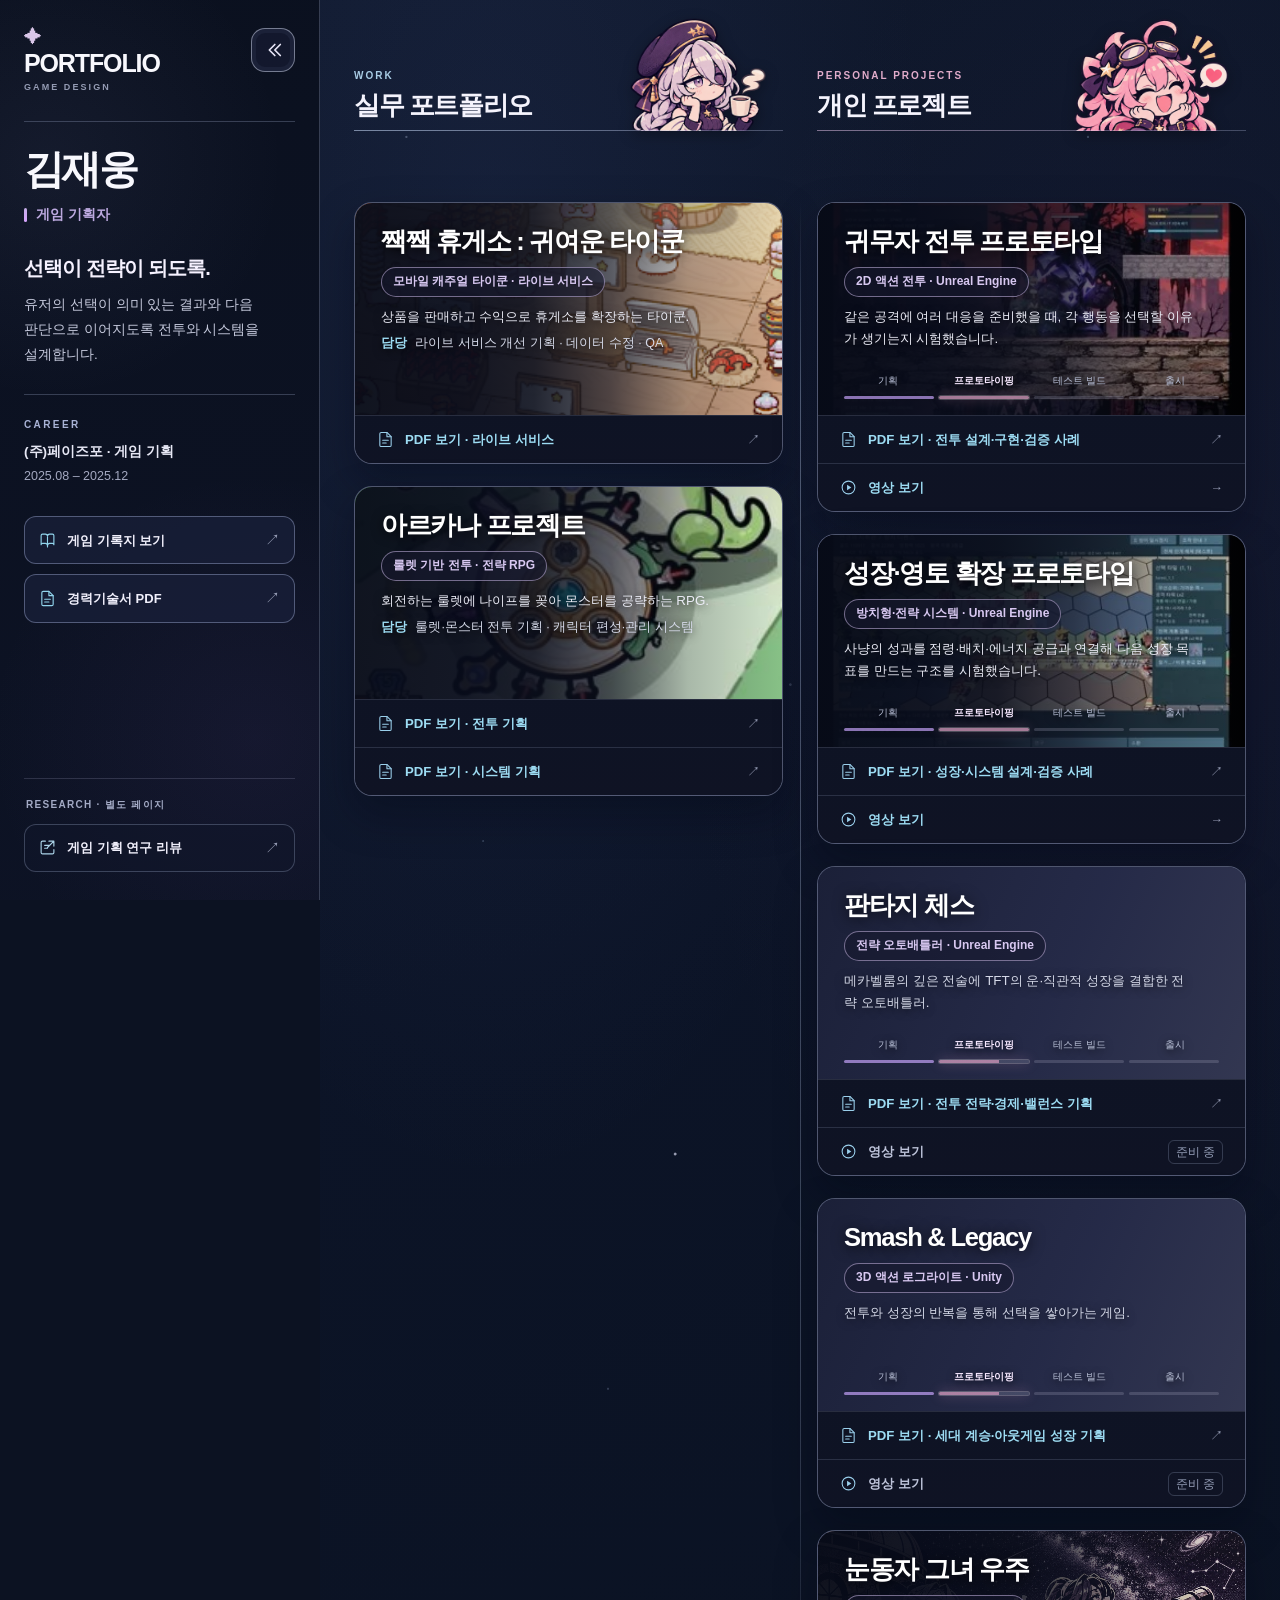
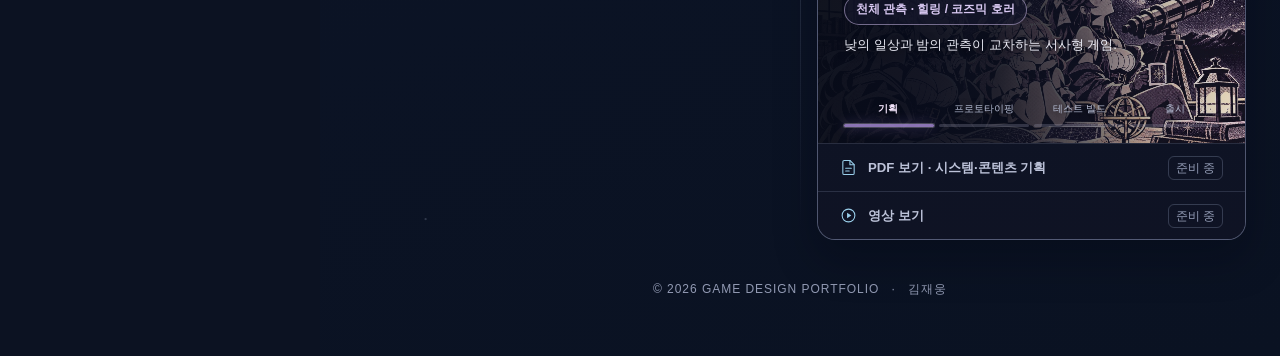
<file: index.html>
<!doctype html>
<html lang="ko">
<head>
  <meta charset="utf-8">
  <meta name="viewport" content="width=device-width, initial-scale=1">
  <meta name="theme-color" content="#101528">
  <meta name="description" content="김재웅의 게임 기획 포트폴리오. 전투·시스템 기획 실무 경험과 개인 프로젝트를 소개합니다.">
  <meta property="og:title" content="PORTFOLIO | 김재웅 게임 기획자">
  <meta property="og:description" content="선택이 전략이 되도록. 게임 시스템과 전투의 선택·결과·다음 판단을 설계합니다.">
  <title>PORTFOLIO | 김재웅 · 게임 기획자</title>
  <link rel="icon" href="assets/favicon.svg" type="image/svg+xml">
  <link rel="stylesheet" href="styles.css">
  <script defer src="data.js"></script>
  <script defer src="app.js"></script>
</head>
<body>
  <div class="layout" id="layout">
    <aside class="sidebar" aria-label="기획자 소개">
      <div class="sidebar__inner">
        <div class="sidebar__top">
          <div class="brand" aria-label="PORTFOLIO">
            <span class="brand__spark" aria-hidden="true">✦</span>
            <span class="brand__label">PORTFOLIO</span>
            <span class="brand__small">GAME DESIGN</span>
          </div>
          <button class="sidebar__toggle" type="button" id="sidebarToggle" aria-label="사이드바 접기" aria-expanded="true" title="사이드바 접기">
            <svg class="toggle-icon" viewBox="0 0 24 24" fill="none" stroke="currentColor" stroke-width="1.8" stroke-linecap="round" stroke-linejoin="round" aria-hidden="true"><path d="m14 6-6 6 6 6"/><path d="m20 6-6 6 6 6"/></svg>
          </button>
        </div>

        <div class="sidebar__content">
          <div class="identity">
            <h1 class="identity__name" id="profileName">김재웅</h1>
            <p class="identity__role" id="profileRole">게임 기획자</p>
            <p class="identity__slogan" id="profileSlogan">선택이 전략이 되도록.</p>
            <p class="identity__description" id="profileIntro">유저의 선택이 의미 있는 결과와 다음 판단으로 이어지도록 전투와 시스템을 설계합니다.</p>
          </div>
          <div class="career" id="careerBlock">
            <span class="eyebrow">CAREER</span>
            <p class="career__company" id="careerCompany">(주)페이즈포 · 게임 기획</p>
            <p class="career__period" id="careerPeriod">2025.08 – 2025.12</p>
          </div>
          <nav class="sidebar__links" aria-label="주요 자료">
            <a id="recordLink" class="nav-link" aria-label="게임 기록지 보기 (새 탭)" title="게임 기록지 — 새 탭에서 열기" href="https://bbudle.github.io/game_collection.html" target="_blank" rel="noopener noreferrer">
              <svg viewBox="0 0 24 24" fill="none" stroke="currentColor" stroke-width="1.6" stroke-linecap="round" stroke-linejoin="round" aria-hidden="true"><path d="M12 7v14"/><path d="M3 18V5a2 2 0 0 1 2-2h4a3 3 0 0 1 3 3 3 3 0 0 1 3-3h4a2 2 0 0 1 2 2v13a2 2 0 0 0-2-2h-4a3 3 0 0 0-3 3 3 3 0 0 0-3-3H5a2 2 0 0 0-2 2Z"/></svg>
              <span class="nav-link__text">게임 기록지 보기</span>
              <span class="nav-link__arrow" aria-hidden="true">↗</span>
            </a>
            <a id="careerLink" class="nav-link" href="docs/경력기술서.pdf" target="_blank" rel="noopener noreferrer" aria-label="경력기술서 PDF 보기 (새 탭)" title="경력기술서 PDF — 새 탭에서 열기">
              <svg viewBox="0 0 24 24" fill="none" stroke="currentColor" stroke-width="1.6" stroke-linecap="round" stroke-linejoin="round" aria-hidden="true"><path d="M14 2H6a2 2 0 0 0-2 2v16a2 2 0 0 0 2 2h12a2 2 0 0 0 2-2V8Z"/><path d="M14 2v6h6M8 13h8M8 17h6"/></svg>
              <span class="nav-link__text">경력기술서 PDF</span>
              <span class="nav-link__arrow" aria-hidden="true">↗</span>
            </a>
          </nav>
        </div>
        <!-- Not part of the portfolio projects: an independent reading/research page. -->
        <nav class="sidebar__bottom" aria-label="별도 연구 페이지">
          <span class="sidebar__bottom-eyebrow">RESEARCH · 별도 페이지</span>
          <a id="researchReviewLink" class="nav-link nav-link--research" href="https://bbudle.github.io/playbook-atlas/" target="_blank" rel="noopener noreferrer" aria-label="게임 기획 연구 리뷰 페이지 열기 (새 탭)" title="게임 기획 리뷰 — 새 탭에서 열기">
            <svg viewBox="0 0 24 24" fill="none" stroke="currentColor" stroke-width="1.6" stroke-linecap="round" stroke-linejoin="round" aria-hidden="true"><path d="M9 3H5a2 2 0 0 0-2 2v14a2 2 0 0 0 2 2h14a2 2 0 0 0 2-2v-4"/><path d="M8 9h6M8 13h4M14 3h7v7M21 3l-9 9"/></svg>
            <span class="nav-link__text">게임 기획 연구 리뷰</span>
            <span class="nav-link__arrow" aria-hidden="true">↗</span>
          </a>
        </nav>
        <div class="sidebar__collapsed-mark" aria-hidden="true"></div>
      </div>
    </aside>

    <main class="main" id="mainContent">
      <div class="main__interior">
        <div class="intro-mobile" aria-label="기획자 소개 요약">
          <p class="intro-mobile__eyebrow">PORTFOLIO / GAME DESIGN</p>
          <strong id="mobileName">김재웅</strong>
          <span id="mobileIntro">선택이 전략이 되도록.</span>
          <div class="intro-mobile__links"><a href="https://bbudle.github.io/game_collection.html" target="_blank" rel="noopener noreferrer">게임 기록지 ↗</a><a id="mobileCareer" href="docs/경력기술서.pdf" target="_blank" rel="noopener noreferrer">경력기술서 PDF ↗</a></div>
        </div>
        <div class="columns" id="projectColumns">
          <section class="work-column" aria-labelledby="workHeading">
            <div class="section-heading">
              <span class="section-heading__eyebrow">WORK</span>
              <h2 id="workHeading">실무 포트폴리오</h2>
              <div class="section-heading__rule"></div>
              <img class="section-heading__character section-heading__character--work" src="assets/chibi-work.png" alt="" aria-hidden="true">
            </div>
            <div id="workCards" class="cards"></div>
          </section>
          <section class="personal-column" aria-labelledby="personalHeading">
            <div class="section-heading">
              <span class="section-heading__eyebrow">PERSONAL PROJECTS</span>
              <h2 id="personalHeading">개인 프로젝트</h2>
              <div class="section-heading__rule"></div>
              <img class="section-heading__character section-heading__character--personal" src="assets/chibi-personal.png" alt="" aria-hidden="true">
            </div>
            <div id="personalCards" class="cards"></div>
          </section>
        </div>
        <footer class="footer">© <span id="year">2026</span> GAME DESIGN PORTFOLIO <span class="footer__dot">·</span> 김재웅</footer>
      </div>
    </main>
  </div>
</body>
</html>
</file>
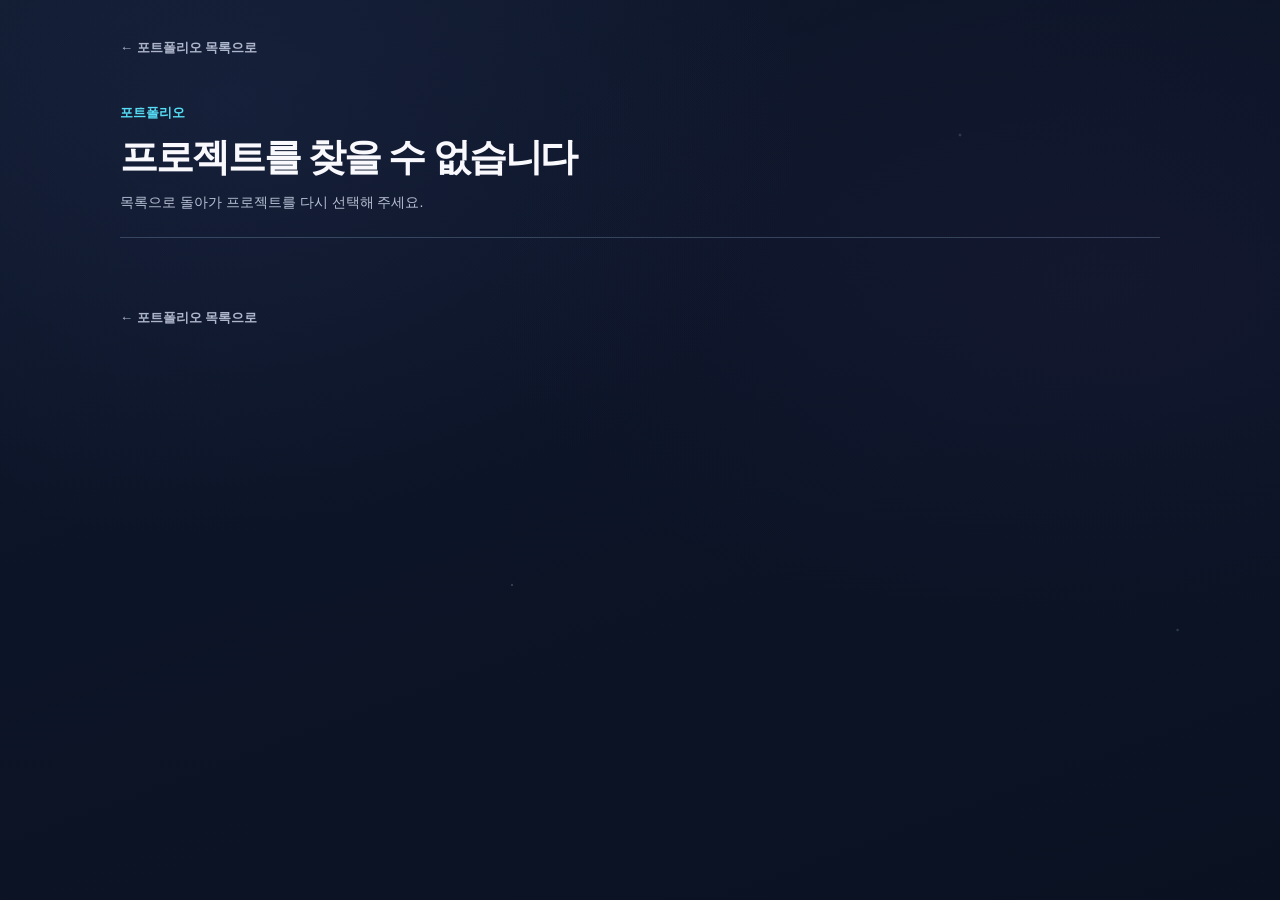
<file: project.html>
<!doctype html>
<html lang="ko">
<head>
  <meta charset="utf-8">
  <meta name="viewport" content="width=device-width, initial-scale=1">
  <meta name="theme-color" content="#0c1222">
  <meta name="description" content="게임 기획 포트폴리오 프로젝트 소개 및 영상·PDF 자료">
  <title>프로젝트 상세 | 김재웅 · 게임 기획자</title>
  <link rel="icon" href="assets/favicon.svg" type="image/svg+xml">
  <link rel="stylesheet" href="styles.css">
  <link rel="stylesheet" href="project.css">
  <script defer src="data.js"></script>
  <script defer src="project.js"></script>
</head>
<body class="detail-body">
  <main class="detail" id="detailMain">
    <a class="detail__back" href="index.html">← 포트폴리오 목록으로</a>
    <header class="detail__header">
      <div class="detail__category" id="detailCategory">프로젝트</div>
      <h1 class="detail__title" id="detailTitle">프로젝트 상세</h1>
      <p class="detail__description" id="detailDescription"></p>
    </header>
    <section class="detail__media" aria-label="대표 게임 영상">
      <div class="detail__player" id="detailPlayer">
        <div class="detail__pending" role="status"><span>대표 영상 준비 중</span><small>영상이 추가되면 이 페이지에서 직접 재생할 수 있습니다.</small></div>
      </div>
    </section>
    <section class="detail__documents" id="detailDocuments" aria-label="프로젝트 기획 포트폴리오 PDF"></section>
    <div class="detail__bottom"><a href="index.html">← 포트폴리오 목록으로</a></div>
  </main>
</body>
</html>
</file>
<file: styles.css>
:root {
  color-scheme: dark;
  --bg: #0c1222;
  --bg-2: #121831;
  --sidebar-bg: linear-gradient(180deg, rgba(11,17,32,.98) 0%, rgba(13,19,37,.98) 100%);
  --surface: rgba(23, 28, 52, 0.94);
  --surface-2: rgba(17, 21, 40, 0.98);
  --surface-3: rgba(12, 17, 33, 0.95);
  --line: rgba(176, 177, 211, 0.26);
  --line-strong: rgba(197, 200, 233, 0.42);
  --text: #f5f3fb;
  --text-2: #ddd9e9;
  --muted: #b3b0c5;
  --muted-2: #8d90a8;
  --accent: #bca8ff;
  --accent-2: #9fd8ff;
  --accent-3: #f2a4c9;
  --shadow: 0 18px 40px rgba(2, 6, 18, 0.34);
  --sidebar-width: 320px;
  --rail-width: 88px;
  --content-max: 1480px;
  --font-ui: "Pretendard", "Noto Sans KR", "Apple SD Gothic Neo", "Malgun Gothic", sans-serif;
  --font-display: "Noto Serif KR", "Nanum Myeongjo", Georgia, serif;
}

* { box-sizing: border-box; }
html { scroll-behavior: smooth; }
body {
  margin: 0;
  min-width: 320px;
  min-height: 100vh;
  color: var(--text);
  font-family: var(--font-ui);
  background: var(--bg);
  -webkit-font-smoothing: antialiased;
  text-rendering: optimizeLegibility;
  overflow-x: hidden;
}
a { color: inherit; text-decoration: none; }
button { font: inherit; }
img { display: block; max-width: 100%; }
:focus-visible { outline: 2px solid var(--accent-2); outline-offset: 3px; }

.layout {
  --current-sidebar: var(--sidebar-width);
  display: grid;
  grid-template-columns: var(--current-sidebar) minmax(0, 1fr);
  min-height: 100vh;
  transition: grid-template-columns .28s ease;
}
.layout.is-collapsed { --current-sidebar: var(--rail-width); }

.sidebar {
  position: sticky;
  top: 0;
  height: 100vh;
  border-right: 1px solid var(--line);
  background: var(--sidebar-bg);
  z-index: 20;
  overflow: hidden;
}
.sidebar::before {
  content: "";
  position: absolute;
  inset: 0;
  background: radial-gradient(circle at 15% 18%, rgba(136, 143, 192, .08) 0%, transparent 30%),
              radial-gradient(circle at 80% 82%, rgba(114, 81, 167, .09) 0%, transparent 34%);
  pointer-events: none;
}
.sidebar__inner {
  position: relative;
  height: 100%;
  display: flex;
  flex-direction: column;
  padding: 28px 24px;
}
.sidebar__top {
  display: flex;
  align-items: flex-start;
  justify-content: space-between;
  gap: 12px;
}
.brand {
  display: flex;
  flex-direction: column;
  gap: 4px;
  min-width: 0;
}
.brand__spark { color: #d9c6e8; font-size: 18px; line-height: 1; }
.brand__label {
  font: 700 28px/1.05 var(--font-display);
  letter-spacing: .02em;
}
.brand__small {
  font-size: 10px;
  letter-spacing: .28em;
  color: var(--muted-2);
}
.sidebar__toggle {
  flex: 0 0 auto;
  width: 44px;
  height: 44px;
  display: grid;
  place-items: center;
  border: 1px solid rgba(209, 216, 238, 0.52);
  border-radius: 14px;
  background: rgba(21, 26, 49, 0.82);
  color: #e8e6f6;
  box-shadow: 0 0 0 4px rgba(192, 213, 255, 0.05) inset;
  cursor: pointer;
  transition: transform .2s ease, border-color .2s ease, background .2s ease;
}
.sidebar__toggle:hover {
  transform: translateY(-1px);
  border-color: rgba(200, 225, 255, 0.82);
  background: rgba(29, 36, 67, 0.92);
}
.toggle-icon { width: 22px; height: 22px; transition: transform .24s ease; }

.sidebar__content {
  display: flex;
  flex-direction: column;
  gap: 26px;
  padding-top: 26px;
  min-height: 0;
}
.identity {
  padding-top: 24px;
  border-top: 1px solid var(--line);
}
.identity__name {
  margin: 0 0 10px;
  font: 700 42px/1.08 var(--font-display);
  letter-spacing: -.05em;
}
.identity__role {
  margin: 0;
  font-size: 14px;
  font-weight: 600;
  color: var(--text-2);
  padding-left: 12px;
  position: relative;
}
.identity__role::before {
  content: "";
  position: absolute;
  left: 0;
  top: 5px;
  width: 3px;
  height: 14px;
  border-radius: 999px;
  background: linear-gradient(180deg, var(--accent), #d7a4ff);
}
.identity__slogan {
  margin: 28px 0 10px;
  font: 700 21px/1.45 var(--font-display);
  letter-spacing: -.04em;
}
.identity__description {
  margin: 0;
  font-size: 13.5px;
  line-height: 1.85;
  color: var(--text-2);
  word-break: keep-all;
}
.career {
  border-top: 1px solid var(--line);
  padding-top: 22px;
}
.eyebrow {
  display: block;
  margin-bottom: 8px;
  color: var(--muted-2);
  font-size: 10px;
  font-weight: 700;
  letter-spacing: .24em;
}
.career__company { margin: 0 0 3px; font-size: 13.6px; color: var(--text); }
.career__period { margin: 0; font-size: 12.5px; color: var(--muted); }
.sidebar__links {
  display: grid;
  gap: 10px;
  margin-top: 4px;
}
.nav-link {
  display: flex;
  align-items: center;
  gap: 11px;
  min-height: 46px;
  padding: 11px 14px;
  border-radius: 12px;
  border: 1px solid rgba(200, 204, 230, 0.42);
  background: rgba(19, 25, 48, 0.72);
  transition: transform .2s ease, border-color .2s ease, background .2s ease;
}
.nav-link:hover:not(.nav-link--disabled) {
  transform: translateY(-1px);
  border-color: rgba(204, 231, 255, 0.7);
  background: rgba(27, 35, 67, 0.92);
}
.nav-link--disabled { opacity: .7; cursor: default; }
.nav-link svg { width: 17px; height: 17px; color: var(--accent-2); flex: 0 0 auto; }
.nav-link__text { flex: 1; font-size: 13px; font-weight: 600; white-space: nowrap; }
.nav-link__arrow { color: var(--muted-2); font-size: 15px; }
.sidebar__collapsed-mark { display: none; }

.main {
  min-width: 0;
  background:
    radial-gradient(ellipse at 18% 12%, rgba(71, 92, 161, .12) 0%, transparent 39%),
    radial-gradient(ellipse at 86% 32%, rgba(82, 58, 118, .10) 0%, transparent 40%),
    linear-gradient(160deg, #10192d 0%, #0c1427 45%, #0a1222 100%);
}
.main__interior {
  max-width: var(--content-max);
  margin: 0 auto;
  padding: 40px 34px 56px;
}
.intro-mobile { display: none; }
.columns {
  display: grid;
  grid-template-columns: repeat(2, minmax(0, 1fr));
  gap: 34px;
  align-items: start;
}
.work-column, .personal-column { min-width: 0; }
.cards {
  display: grid;
  gap: 22px;
}

.section-heading {
  position: relative;
  padding: 6px 0 20px;
  margin-bottom: 18px;
}
.section-heading__eyebrow {
  display: block;
  margin-bottom: 6px;
  font-size: 11px;
  font-weight: 700;
  letter-spacing: .26em;
  color: #d6d2e4;
}
.section-heading h2 {
  margin: 0;
  font: 700 clamp(28px, 2vw, 38px)/1.22 var(--font-display);
  letter-spacing: -.05em;
}
.section-heading__rule {
  position: absolute;
  left: 0;
  right: 0;
  bottom: 10px;
  height: 1px;
  background: linear-gradient(90deg, rgba(218, 224, 247, 0.55), rgba(218, 224, 247, 0.35));
}
.section-heading__character {
  position: absolute;
  right: 16px;
  bottom: -7px;
  width: 122px;
  height: auto;
  object-fit: contain;
  pointer-events: none;
  filter: drop-shadow(0 8px 12px rgba(3, 5, 16, .36));
}
.section-heading__character--work {
  width: 126px;
  right: 18px;
  bottom: -8px;
}
.section-heading__character--personal {
  width: 110px;
  right: 18px;
  bottom: -13px;
}

.project-card {
  border: 1px solid var(--line-strong);
  border-radius: 18px;
  overflow: hidden;
  background: linear-gradient(180deg, rgba(24, 29, 53, .98), rgba(17, 22, 41, .98));
  box-shadow: var(--shadow);
}
.project-card__cover {
  position: relative;
  min-height: 235px;
  padding: 26px 26px 18px;
  background: linear-gradient(115deg, rgba(27, 32, 56, .97) 0%, rgba(38, 43, 73, .94) 56%, rgba(54, 58, 85, .9) 100%);
  display: flex;
  flex-direction: column;
  justify-content: space-between;
}
.project-card--illustrated .project-card__cover {
  background-image:
    linear-gradient(90deg, rgba(7, 11, 24, .96) 0%, rgba(8, 12, 27, .95) 25%, rgba(10, 14, 28, .9) 42%, rgba(11, 15, 31, .68) 60%, rgba(12, 17, 33, .28) 78%, rgba(12, 17, 33, .08) 100%),
    var(--cover);
  background-size: cover, cover;
  background-position: center, center;
}
.project-card__info {
  position: relative;
  z-index: 1;
  max-width: min(94%, 440px);
}
.project-card__info h3 {
  margin: 0 0 12px;
  font: 700 clamp(22px, 2vw, 30px)/1.24 var(--font-display);
  letter-spacing: -.05em;
  text-shadow: 0 2px 14px rgba(0,0,0,.72);
}
.project-card__genre {
  display: inline-block;
  margin: 0 0 12px;
  padding: 5px 10px;
  border-radius: 999px;
  border: 1px solid rgba(226, 231, 248, 0.42);
  background: rgba(18, 23, 44, 0.5);
  color: #f2eefb;
  font-size: 12.5px;
  font-weight: 600;
}
.project-card__description {
  margin: 0;
  max-width: 450px;
  color: #f3f2f9;
  font-size: 14px;
  line-height: 1.7;
  font-weight: 520;
  text-shadow: 0 2px 14px rgba(0,0,0,.74);
}

.progress {
  margin-top: 20px;
}
.progress--unknown {
  margin-top: 20px;
  padding: 10px 0 2px;
  color: var(--muted);
  font-size: 12.5px;
}
.progress__stages {
  display: grid;
  grid-template-columns: repeat(4, 1fr);
  gap: 8px;
  margin-bottom: 7px;
}
.progress__stage {
  text-align: center;
  font-size: 11px;
  font-weight: 600;
  color: rgba(229, 231, 242, 0.82);
  text-shadow: 0 2px 8px rgba(0,0,0,.72);
}
.progress__stage.is-current { color: #ffffff; }
.progress__track {
  display: grid;
  grid-template-columns: repeat(4, 1fr);
  gap: 6px;
}
.progress__segment {
  height: 4px;
  border-radius: 999px;
  background: rgba(162, 165, 189, 0.25);
  overflow: hidden;
}
.progress__segment:nth-child(1) { --stage-color: #c7a0ff; }
.progress__segment:nth-child(2) { --stage-color: #f0a8cf; }
.progress__segment:nth-child(3) { --stage-color: #88d8ff; }
.progress__segment:nth-child(4) { --stage-color: #98ebb9; }
.progress__segment.is-passed { background: color-mix(in srgb, var(--stage-color) 62%, rgba(255,255,255,.12)); }
.progress__segment.is-current { box-shadow: 0 0 0 1px rgba(255,255,255,.22), 0 0 12px color-mix(in srgb, var(--stage-color) 40%, transparent); }

.project-card__resources {
  background: linear-gradient(180deg, rgba(14, 19, 36, .98), rgba(15, 19, 36, .98));
}
.resource-row {
  min-height: 51px;
  padding: 0 22px;
  display: flex;
  align-items: center;
  gap: 11px;
  border-top: 1px solid rgba(175, 179, 206, 0.16);
  color: #d6e9f7;
  transition: background .18s ease, color .18s ease;
}
.resource-row:first-child { border-top: 1px solid rgba(175, 179, 206, 0.16); }
.resource-row:hover {
  background: rgba(25, 31, 57, .86);
}
.resource-row--pending,
.resource-row--pending:hover {
  color: var(--text-2);
  background: transparent;
}
.resource-row svg { width: 17px; height: 17px; flex: 0 0 auto; color: var(--accent-2); }
.resource-row__label { flex: 1; font-size: 13.6px; font-weight: 600; }
.resource-row__arrow,
.resource-row__pending { color: var(--muted-2); font-size: 12.5px; white-space: nowrap; }
.footer {
  margin-top: 40px;
  color: var(--muted-2);
  text-align: center;
  font-size: 12px;
  letter-spacing: .08em;
}
.footer__dot { padding: 0 8px; }

.layout.is-collapsed .sidebar__inner {
  padding: 20px 10px;
  align-items: center;
}
.layout.is-collapsed .brand {
  display: none;
}
.layout.is-collapsed .sidebar__content {
  display: block;
  width: 100%;
  padding-top: 0;
}
.layout.is-collapsed .identity,
.layout.is-collapsed .career {
  display: none;
}
.layout.is-collapsed .sidebar__top {
  width: 100%;
  justify-content: center;
}
.layout.is-collapsed .sidebar__toggle {
  margin: 0 auto;
}
.layout.is-collapsed .toggle-icon { transform: rotate(180deg); }
.layout.is-collapsed .sidebar__links {
  display: grid;
  gap: 12px;
  margin-top: 110px;
  width: 100%;
  justify-items: center;
}
.layout.is-collapsed .nav-link {
  width: 52px;
  min-height: 52px;
  padding: 0;
  justify-content: center;
}
.layout.is-collapsed .nav-link__text,
.layout.is-collapsed .nav-link__arrow,
.layout.is-collapsed .sidebar__collapsed-mark { display: none; }
.layout.is-collapsed .main__interior { padding-inline: 28px; }

@media (max-width: 1180px) {
  .main__interior { padding-inline: 24px; }
  .columns { gap: 24px; }
}

@media (max-width: 940px) {
  .columns { grid-template-columns: 1fr; }
}

@media (max-width: 760px) {
  .layout, .layout.is-collapsed { display: block; }
  .sidebar {
    position: static;
    height: auto;
    border-right: 0;
    border-bottom: 1px solid var(--line);
  }
  .sidebar__inner,
  .layout.is-collapsed .sidebar__inner {
    padding: 18px;
  }
  .sidebar__top,
  .layout.is-collapsed .sidebar__top {
    justify-content: space-between;
  }
  .layout.is-collapsed .brand,
  .layout.is-collapsed .sidebar__content {
    display: block;
  }
  .layout.is-collapsed .sidebar__links { display: grid; margin-top: 24px; width: auto; justify-items: stretch; }
  .layout.is-collapsed .nav-link { width: auto; min-height: 46px; padding: 11px 14px; justify-content: flex-start; }
  .layout.is-collapsed .nav-link__text,
  .layout.is-collapsed .nav-link__arrow { display: inline; }
  .intro-mobile {
    display: block;
    margin-bottom: 22px;
    padding-bottom: 18px;
    border-bottom: 1px solid var(--line);
  }
  .intro-mobile__eyebrow {
    margin: 0 0 8px;
    color: var(--muted-2);
    font-size: 10px;
    letter-spacing: .24em;
  }
  .intro-mobile strong {
    display: block;
    font: 700 28px/1.1 var(--font-display);
    letter-spacing: -.05em;
  }
  .intro-mobile > span {
    display: block;
    margin-top: 4px;
    color: var(--text-2);
    font-size: 13px;
  }
  .intro-mobile__links {
    display: flex;
    gap: 14px;
    flex-wrap: wrap;
    margin-top: 14px;
    font-size: 11px;
    color: var(--accent-2);
  }
  .main__interior,
  .layout.is-collapsed .main__interior {
    padding: 22px 18px 40px;
  }
  .section-heading { padding-bottom: 18px; }
  .section-heading__character {
    width: 92px;
    right: 8px;
    bottom: -10px;
  }
  .section-heading__character--work { width: 96px; }
  .section-heading__character--personal { width: 90px; bottom: -12px; }
  .project-card__cover {
    min-height: 225px;
    padding: 22px 18px 16px;
  }
  .project-card__info { max-width: 100%; }
}

@media (max-width: 420px) {
  .sidebar__toggle { width: 40px; height: 40px; }
  .brand__label { font-size: 24px; }
  .identity__name { font-size: 36px; }
  .section-heading h2 { font-size: 30px; }
  .project-card__cover { min-height: 210px; }
  .resource-row { padding-inline: 16px; }
}

/* v5 – consolidated typographic hierarchy and equal-sized mascots */
:root {
  --font-ui: "Pretendard Variable", "Pretendard", "Noto Sans KR", "Noto Sans CJK KR", "Apple SD Gothic Neo", "Malgun Gothic", sans-serif;
  --font-display: var(--font-ui);
  --text: #f8f8fd;
  --text-2: #e0dfeb;
  --muted: #b1b6cc;
  --muted-2: #949bb3;
  --accent: #c4ade6;
  --accent-2: #91d4ec;
  --line: rgba(185, 195, 229, .25);
}
body { font-family: var(--font-ui); font-weight: 400; line-height: 1.62; }
.brand__label { font-size: 25px; font-weight: 780; letter-spacing: -.045em; }
.brand__small { font-size: 9px; font-weight: 650; letter-spacing: .23em; }
.identity__name { font-size: 40px; font-weight: 800; line-height: 1.18; letter-spacing: -.065em; }
.identity__role { font-size: 14px; font-weight: 630; color: #bca9df; }
.identity__slogan { font-size: 20px; font-weight: 750; letter-spacing: -.045em; color: #f6f2ff; }
.identity__description { font-size: 13.5px; font-weight: 430; line-height: 1.85; color: #c5c9dc; }
.career .eyebrow { color: #a9b3d6; }
.career__company { font-weight: 620; color: #e6e7f4; }
.career__period { color: #a4a9c1; }
.nav-link { border-color: rgba(167, 180, 219, .42); background: rgba(25, 32, 59, .72); }
.nav-link__text { font-size: 13px; font-weight: 650; color: #f0effb; }

.section-heading { isolation: isolate; }
.section-heading__eyebrow { font-size: 10px; font-weight: 750; color: #a9cce5; letter-spacing: .2em; }
.personal-column .section-heading__eyebrow { color: #e1accb; }
.section-heading h2 { font-family: var(--font-ui); font-size: clamp(25px, 2vw, 32px); font-weight: 780; letter-spacing: -.055em; color: #f5f4fd; }
.section-heading__rule { background: linear-gradient(90deg, rgba(190, 208, 237, .60), rgba(197, 202, 239, .3)); }
.personal-column .section-heading__rule { background: linear-gradient(90deg,rgba(218, 185, 222, .55),rgba(192, 203, 238, .28)); }
.section-heading__character,
.section-heading__character--work,
.section-heading__character--personal {
  width: auto;
  height: 100px;
  right: 14px;
  bottom: 10px; /* the character's bottom rests on the underline */
  object-fit: contain;
  object-position: center bottom;
  filter: drop-shadow(0 4px 8px rgba(1,4,14,.4));
}
/* Body-size matched; each image may have a different width due to pose. */
.section-heading__character--work { height: 102px; right: 18px; }
.section-heading__character--personal { height: 102px; right: 15px; }

.project-card { border-color: rgba(172, 183, 215, .4); }
.project-card__info h3 { font-family: var(--font-ui); font-size: clamp(21px, 2vw, 26px); font-weight: 780; letter-spacing: -.05em; color: #fff; margin-bottom: 12px; }
.project-card__genre { color: #d8c8f1; font-weight: 650; background: rgba(22, 24, 45, .6); border: 1px solid rgba(197, 180, 225, .55); font-size: 12px; padding: 4px 11px; }
.project-card__description { color: #d5d9e8; font-size: 13.4px; font-weight: 440; line-height: 1.65; text-shadow: 0 2px 10px rgba(0,0,0,.62); }
.project-card--illustrated .project-card__info h3 { text-shadow: 0 2px 12px rgba(0,0,0,.8); }
.project-card--illustrated .project-card__description { color: #ebecf6; }
.progress__stage { color: #b8bfd6; font-size: 10px; font-weight: 540; }
.progress__stage.is-current { color: #f7e8ff; font-weight: 730; }
.progress__track { gap: 5px; }
.progress__segment { height: 3px; }
.resource-row { border-top-color: rgba(180, 191, 226, .17); }
.resource-row__label { font-size: 13.2px; font-weight: 600; color: #9ddcf3; }
.resource-row--pending .resource-row__label { color: #bdc3d9; }
.resource-row__pending { font-size: 11.5px; color: #959eb7; border: 1px solid rgba(157,170,200,.27); border-radius: 6px; padding: 2px 7px; }
.resource-row svg { color: #9acfeb; }
.footer { color: #929ab3; }
@media (max-width: 760px) {
  .section-heading__character,
  .section-heading__character--work,
  .section-heading__character--personal { height: 85px; width: auto; bottom: 10px; right: 8px; }
  .section-heading h2 { font-size: clamp(22px, 6vw, 29px); }
}
@media (max-width: 390px) {
  .section-heading__character,
  .section-heading__character--work,
  .section-heading__character--personal { height: 72px; right: 5px; }
  .section-heading h2 { font-size: 23px; }
}
/* v5 – mobile header refinement; avoid repeating the sidebar profile. */
@media (max-width: 760px) {
  .intro-mobile { display: none; }
  .sidebar__toggle { display: none; }
  .sidebar__inner,
  .layout.is-collapsed .sidebar__inner { padding: 18px 20px 23px; }
  .sidebar__content { gap: 20px; padding-top: 18px; }
  .identity { padding-top: 19px; }
  .identity__slogan { margin-top: 20px; }
  .career { padding-top: 18px; }
  .sidebar__links { margin-top: 0; }
  .section-heading__eyebrow { font-size: 10px; }
  .project-card__description { font-size: 13.5px; }
}

/* v6 — balanced columns and genuinely different decorative poses. */
.columns {
  grid-template-columns: minmax(0, 1fr) minmax(0, 1fr);
  align-items: start;
}
.work-column,
.personal-column,
.cards,
.project-card { min-width: 0; width: 100%; }
.section-heading {
  margin-bottom: 61px;
  z-index: 2;
  isolation: auto;
}
.section-heading__character--work {
  height: 108px;
  width: auto;
  right: 19px;
  bottom: 10px;
  z-index: 2;
}
.section-heading__character--personal {
  height: 172px;
  width: auto;
  right: 23px;
  bottom: -51px;
  z-index: 3;
}
/* 172px seated mascot gives a similar face size to the 108px leaning mascot. */
.main__interior { padding-top: 62px; }
@media (max-width: 1120px) {
  .columns { grid-template-columns: 1fr; gap: 40px; }
  .main__interior { max-width: 830px; }
  .section-heading { margin-bottom: 58px; }
}
@media (max-width: 760px) {
  .main__interior, .layout.is-collapsed .main__interior {
    padding-top: 30px;
  }
  .section-heading { margin-bottom: 46px; }
  .section-heading__character--work {
    height: 91px;
    right: 8px;
    bottom: 10px;
  }
  .section-heading__character--personal {
    height: 137px;
    right: 6px;
    bottom: -39px;
  }
}
@media (max-width: 380px) {
  .section-heading__character--work { height: 79px; right: 3px; }
  .section-heading__character--personal { height: 119px; right: 3px; bottom: -34px; }
  .section-heading { margin-bottom: 41px; }
}

/* Mobile always shows the full introduction, even if desktop saved a collapsed rail. */
@media (max-width: 760px) {
  .layout.is-collapsed .sidebar__inner { align-items: stretch; }
  .layout.is-collapsed .sidebar__content {
    display: flex;
    flex-direction: column;
    gap: 20px;
    padding-top: 18px;
  }
  .layout.is-collapsed .identity,
  .layout.is-collapsed .career { display: block; }
  .layout.is-collapsed .sidebar__links {
    width: 100%;
    margin-top: 0;
    justify-items: stretch;
  }
}

/* Upper-body-only window-ledge mascots: the divider hides everything below it. */
.section-heading { overflow: visible; }
.section-heading__rule { z-index: 4; }
.section-heading__character--work,
.section-heading__character--personal {
  height: 114px;
  width: auto;
  bottom: 10px;
  right: 17px;
  z-index: 3;
  object-fit: contain;
  object-position: center bottom;
  filter: drop-shadow(0 4px 7px rgba(0,0,0,.3));
}
@media (max-width:760px) {
  .section-heading__character--work,
  .section-heading__character--personal { height: 88px; right: 9px; bottom: 10px; }
}
@media (max-width:380px) {
  .section-heading__character--work,
  .section-heading__character--personal { height: 77px; right: 5px; bottom: 10px; }
}

/* v8 — refined midnight atmosphere; no background picture or tiled star image. */
.main { position: relative; isolation: isolate; }
.main__interior { position: relative; z-index: 1; }
.main::before, .main::after {
  content: "";
  position: absolute;
  inset: 0;
  pointer-events: none;
  z-index: 0;
}
/* Sparse star glints; soft blue-black atmosphere is more important than the stars. */
.main::before {
  background-image:
    radial-gradient(circle at 9% 7%, rgba(214,228,255,.57) 0 .7px, transparent 1.5px),
    radial-gradient(circle at 24% 19%, rgba(203,222,255,.38) 0 .8px, transparent 1.8px),
    radial-gradient(circle at 34% 4%, rgba(192,210,247,.43) 0 .6px, transparent 1.4px),
    radial-gradient(circle at 59% 13%, rgba(220,221,255,.35) 0 .7px, transparent 1.6px),
    radial-gradient(circle at 80% 7%, rgba(200,222,255,.52) 0 .8px, transparent 1.6px),
    radial-gradient(circle at 96% 24%, rgba(222,224,255,.35) 0 .7px, transparent 1.5px),
    radial-gradient(circle at 17% 43%, rgba(189,212,248,.40) 0 .7px, transparent 1.4px),
    radial-gradient(circle at 49% 35%, rgba(207,224,255,.40) 0 .8px, transparent 1.7px),
    radial-gradient(circle at 76% 48%, rgba(210,216,250,.38) 0 .7px, transparent 1.5px),
    radial-gradient(circle at 92% 65%, rgba(215,226,255,.39) 0 .8px, transparent 1.6px),
    radial-gradient(circle at 30% 71%, rgba(200,215,255,.42) 0 .65px, transparent 1.5px),
    radial-gradient(circle at 63% 83%, rgba(201,223,252,.44) 0 .8px, transparent 1.5px),
    radial-gradient(circle at 11% 93%, rgba(222,230,255,.36) 0 .65px, transparent 1.5px);
  opacity: .48;
}
.main::after {
  background-image:
    radial-gradient(circle at 15% 27%, rgba(234,240,255,.65) 0 .85px, transparent 2px),
    radial-gradient(circle at 66% 5%, rgba(225,232,255,.70) 0 .9px, transparent 2px),
    radial-gradient(circle at 89% 38%, rgba(226,229,255,.65) 0 .9px, transparent 2px),
    radial-gradient(circle at 37% 59%, rgba(230,232,255,.65) 0 .8px, transparent 1.9px),
    radial-gradient(circle at 73% 79%, rgba(224,236,255,.58) 0 .85px, transparent 1.8px);
  animation: midnight-twinkle 11s ease-in-out infinite alternate;
}
@keyframes midnight-twinkle { 0%, 11% {opacity:.11;} 49% {opacity:.58;} 78% {opacity:.31;} 100% {opacity:.73;} }
@media (prefers-reduced-motion: reduce) { .main::after {animation: none; opacity: .38;} }

/* The columns already have distinct headings; a whisper-thin separator reinforces the 50/50 split. */
.columns { position: relative; }
.columns::before {
  content: "";
  position: absolute;
  top: 140px;
  bottom: 12px;
  left: 50%;
  width: 1px;
  pointer-events: none;
  background: linear-gradient(to bottom, transparent, rgba(190,208,239,.36) 12%, rgba(190,208,239,.24) 72%, transparent);
}
/* The card is informational, not a hyperlink; only explicitly labeled resource links navigate. */
.project-card {
  transition: border-color .25s ease, box-shadow .25s ease;
}
.project-card:hover {
  border-color: rgba(195,215,249,.66);
  box-shadow: 0 0 0 1px rgba(142,175,231,.075), 0 20px 44px rgba(2,6,18,.37);
}
.project-card__cover {
  cursor: default;
  color: inherit;
  text-decoration: none;
  transition: box-shadow .3s ease;
}
.project-card:hover .project-card__cover { box-shadow: inset 0 0 0 999px rgba(184,206,255,.026); }
.resource-row--pending { cursor: default; }
@media(max-width:1120px) {
  .columns::before { display: none; }
  .personal-column { position: relative; }
  .personal-column::before {
    content: "";
    position: absolute;
    left: 6%; right: 6%; top: -22px;
    height: 1px;
    background: linear-gradient(to right, transparent, rgba(190,208,239,.34), transparent);
  }
}



/* v11 — separate research link at the absolute foot of the portfolio sidebar.
   It is external reading material, never a project card or portfolio category. */
.sidebar__content { flex: 0 1 auto; overflow-y: auto; scrollbar-width: thin; scrollbar-color: rgba(163,179,220,.3) transparent; }
.sidebar__bottom {
  width: 100%; flex: 0 0 auto; margin-top: auto;
  padding-top: 18px; border-top: 1px solid rgba(176,177,211,.2);
}
.sidebar__bottom-eyebrow {
  display: block; margin: 0 0 11px 2px; font-size: 10px; font-weight: 700;
  color: #a3aac5; letter-spacing: .13em; white-space: nowrap;
}
.sidebar__bottom .nav-link {
  background: rgba(17,23,43,.54); border-color: rgba(170,183,218,.29);
}
.sidebar__bottom .nav-link:hover { border-color: rgba(165,215,239,.66); }
.sidebar__bottom .nav-link svg { color: #acd4e9; }
.layout.is-collapsed .sidebar__bottom-eyebrow { display: none; }
.layout.is-collapsed .sidebar__bottom .nav-link {
  width: 52px; height: 52px; min-height: 52px; padding: 0;
  margin: 0 auto; justify-content: center;
}
.layout.is-collapsed .sidebar__bottom .nav-link__text,
.layout.is-collapsed .sidebar__bottom .nav-link__arrow { display: none; }
@media (max-width: 760px) {
  .sidebar__inner, .layout.is-collapsed .sidebar__inner { height: auto; }
  .sidebar__content, .layout.is-collapsed .sidebar__content { flex: none; overflow: visible; }
  .sidebar__bottom, .layout.is-collapsed .sidebar__bottom {
    margin-top: 19px; padding-top: 16px;
  }
  .layout.is-collapsed .sidebar__bottom-eyebrow { display: block; }
  .layout.is-collapsed .sidebar__bottom .nav-link {
    width: 100%; height: auto; min-height: 46px; padding: 11px 14px;
    justify-content: flex-start; margin: 0;
  }
  .layout.is-collapsed .sidebar__bottom .nav-link__text,
  .layout.is-collapsed .sidebar__bottom .nav-link__arrow { display: inline; }
}

/* v24 — work covers use the same full-bleed image and dark text overlay as personal covers. */
#jjaekjjaek .project-card__cover { background-position: center, center 46%; }
#arcana .project-card__cover { background-position: center, center 48%; }

/* v25 — compact cards, separate work responsibilities, in-stage progress. */
.project-card__cover { min-height: 212px; padding: 23px 26px 16px; }
.project-card__info h3 { margin-bottom: 9px; }
.project-card__genre { margin-bottom: 9px; }
.project-card__role { margin: 6px 0 0; font-size: 12.5px; line-height: 1.5; color: #d5d9e8; text-shadow: 0 2px 10px rgba(0,0,0,.72); }
.project-card__role span { color: #9ddcf3; font-weight: 650; margin-right: 5px; }
.progress { margin-top: 17px; }
.progress__segment.is-partial { background: linear-gradient(to right, color-mix(in srgb, var(--stage-color) 62%, rgba(255,255,255,.12)) 0 var(--stage-fill), rgba(162,165,189,.25) var(--stage-fill) 100%); }
.resource-row { min-height: 48px; }
@media(max-width:760px) { .project-card__cover { min-height: 203px; padding: 20px 18px 14px; } }
@media(max-width:420px) { .project-card__cover { min-height: 189px; } }

/* v27 — optional project-specific cover crossfade; never changes navigation. */
.project-card--hover-image .project-card__cover { isolation: isolate; }
.project-card--hover-image .project-card__cover::before {
  content: "";
  position: absolute;
  inset: 0;
  z-index: 0;
  pointer-events: none;
  background-image:
    linear-gradient(90deg, rgba(7, 11, 24, .96) 0%, rgba(8, 12, 27, .95) 25%, rgba(10, 14, 28, .9) 42%, rgba(11, 15, 31, .68) 60%, rgba(12, 17, 33, .28) 78%, rgba(12, 17, 33, .08) 100%),
    var(--cover-hover);
  background-size: cover, cover;
  background-position: center, center;
  opacity: 0;
  transition: opacity .45s ease-in-out;
}
.project-card--hover-image .project-card__cover > * { position: relative; z-index: 1; }
@media (hover: hover) and (pointer: fine) {
  .project-card--hover-image:hover .project-card__cover::before { opacity: 1; }
}
@media (prefers-reduced-motion: reduce) {
  .project-card--hover-image .project-card__cover::before { transition: none; }
}
</file>
<file: project.css>
/* Detail page uses the same subdued midnight atmosphere as the main page. */
.detail-body {
  position: relative;
  min-height: 100vh;
  background:
    radial-gradient(ellipse at 18% 12%, rgba(71, 92, 161, .12) 0%, transparent 39%),
    radial-gradient(ellipse at 86% 32%, rgba(82, 58, 118, .10) 0%, transparent 40%),
    linear-gradient(160deg, #10192d 0%, #0c1427 45%, #0a1222 100%);
}
.detail-body::before {
  content: "";
  position: fixed;
  inset: 0;
  pointer-events: none;
  background-image:
    radial-gradient(circle at 11% 12%, rgba(220,229,254,.55) 0 .8px, transparent 1.6px),
    radial-gradient(circle at 75% 15%, rgba(210,225,255,.40) 0 .9px, transparent 1.8px),
    radial-gradient(circle at 40% 65%, rgba(230,231,255,.45) 0 .7px, transparent 1.6px),
    radial-gradient(circle at 92% 70%, rgba(204,225,251,.42) 0 .8px, transparent 1.8px);
  opacity: .42;
}

.detail {position:relative;max-width: 1040px; width: calc(100% - 48px); margin: 0 auto; padding: 34px 0 64px;}
.detail__back,.detail__bottom a {font-size: 13px; font-weight: 600; color: #aeb6cb; transition:color .15s;}
.detail__back:hover,.detail__bottom a:hover {color: #eaf6ff;}
.detail__header {margin: 42px 0 24px;padding-bottom: 22px;border-bottom: 1px solid rgba(166,197,230,.25);}
.detail__category {font-size: 13px;font-weight: 700;color:#55def5;margin-bottom:10px;}
.detail__title {font-size: clamp(27px,3vw,40px);letter-spacing:-.055em;font-weight:780;line-height:1.25;margin:0 0 9px;}
.detail__description {font-size:14px;line-height:1.8;color:#b6bfd3;margin:0;}
.detail__media {margin-top:24px;}
.detail__player {width:100%;aspect-ratio:16/9;border:1px solid rgba(153,192,230,.3);border-radius:8px;overflow:hidden;background:radial-gradient(ellipse at center,rgba(32,45,70,.85),#060b15 70%);}
.detail__video {display:block;width:100%;height:100%;background:#05080e;object-fit:contain;}
.detail__pending {height:100%;display:flex;justify-content:center;align-items:center;flex-direction:column;gap:12px;padding:28px;text-align:center;}
.detail__pending::before {content:'▶';color:#9ebbd3;display:grid;place-items:center;font-size:27px;border:2px solid rgba(187,208,225,.45);width:73px;height:73px;border-radius:100%;padding-left:3px;}
.detail__pending span {font-size:18px;font-weight:700;color:#f2f4fc;}
.detail__pending small {font-size:13px;color:#a2acc0;}
.detail__documents {display:grid;grid-template-columns:minmax(0,1fr);gap:12px;margin-top:20px;}
.detail__pdf {display:flex;align-items:center;justify-content:space-between;gap:16px;min-height:66px;padding:18px 22px;border:1px solid #19afd4;border-radius:8px;background:rgba(5,58,78,.56);font-size:15px;font-weight:700;color:#ebf9ff;transition:background .15s,border-color .15s;}
.detail__pdf:hover {background:rgba(8,81,104,.75);border-color:#59daf3;}
.detail__pdf small {white-space:nowrap;font-weight:500;color:#abd0df;}
.detail__pdf--pending {border-color:rgba(149,169,194,.24);background:rgba(17,27,44,.5);color:#b8c3d2;cursor:default;}
.detail__pdf--pending:hover {border-color:rgba(149,169,194,.24);background:rgba(17,27,44,.5);}
.detail__pdf--pending small {color:#8a96ae;}
.detail__bottom {margin-top:42px;}
@media(max-width:640px){
 .detail {width:calc(100% - 28px);padding-top:20px;}
 .detail__header{margin-top:35px;}
 .detail__pdf {padding:16px;align-items:flex-start;flex-direction:column;gap:7px;font-size:14px;}
 .detail__pdf small {font-size:12px;}
 .detail__pending span {font-size:15px;}
 .detail__pending small {font-size:11px;}
}
</file>
